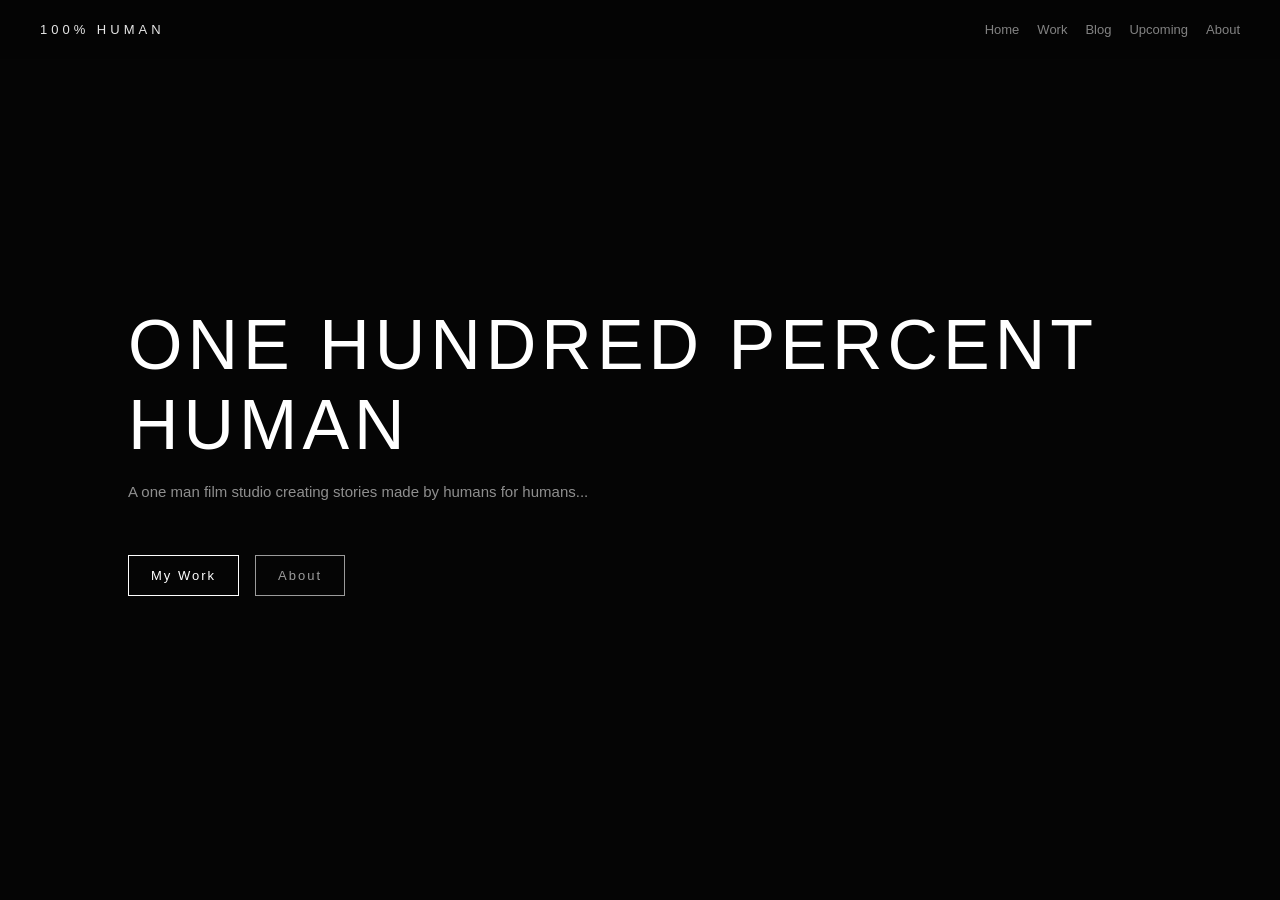
<file: index.html>
<!DOCTYPE html>
<html lang="en">
<head>
  <meta charset="UTF-8">
   <meta name="viewport" content="width=device-width, initial-scale=1.0">
  <title>One Hundred Percent Human Films</title>
  <link rel="stylesheet" href="style.css?v=2">
</head>

<body>

<nav class="navbar">
  <div class="logo">100% HUMAN</div>
  <div class="links">
    <a href="index.html">Home</a>
    <a href="work.html">Work</a>
    <a href="blog.html">Blog</a>
    <a href="upcoming.html">Upcoming</a>
    <a href="about.html">About</a>
  </div>
</nav>
  
<section class="hero">
  <h1>ONE HUNDRED PERCENT HUMAN</h1>
  <p> A one man film studio creating stories made by humans for humans...</p>
 <div class="cta">
  <a href="work.html" class="btn">My Work</a>
  <a href="about.html" class="btn secondary">About</a>
</div>
</section>

</body>
</html>
</file>
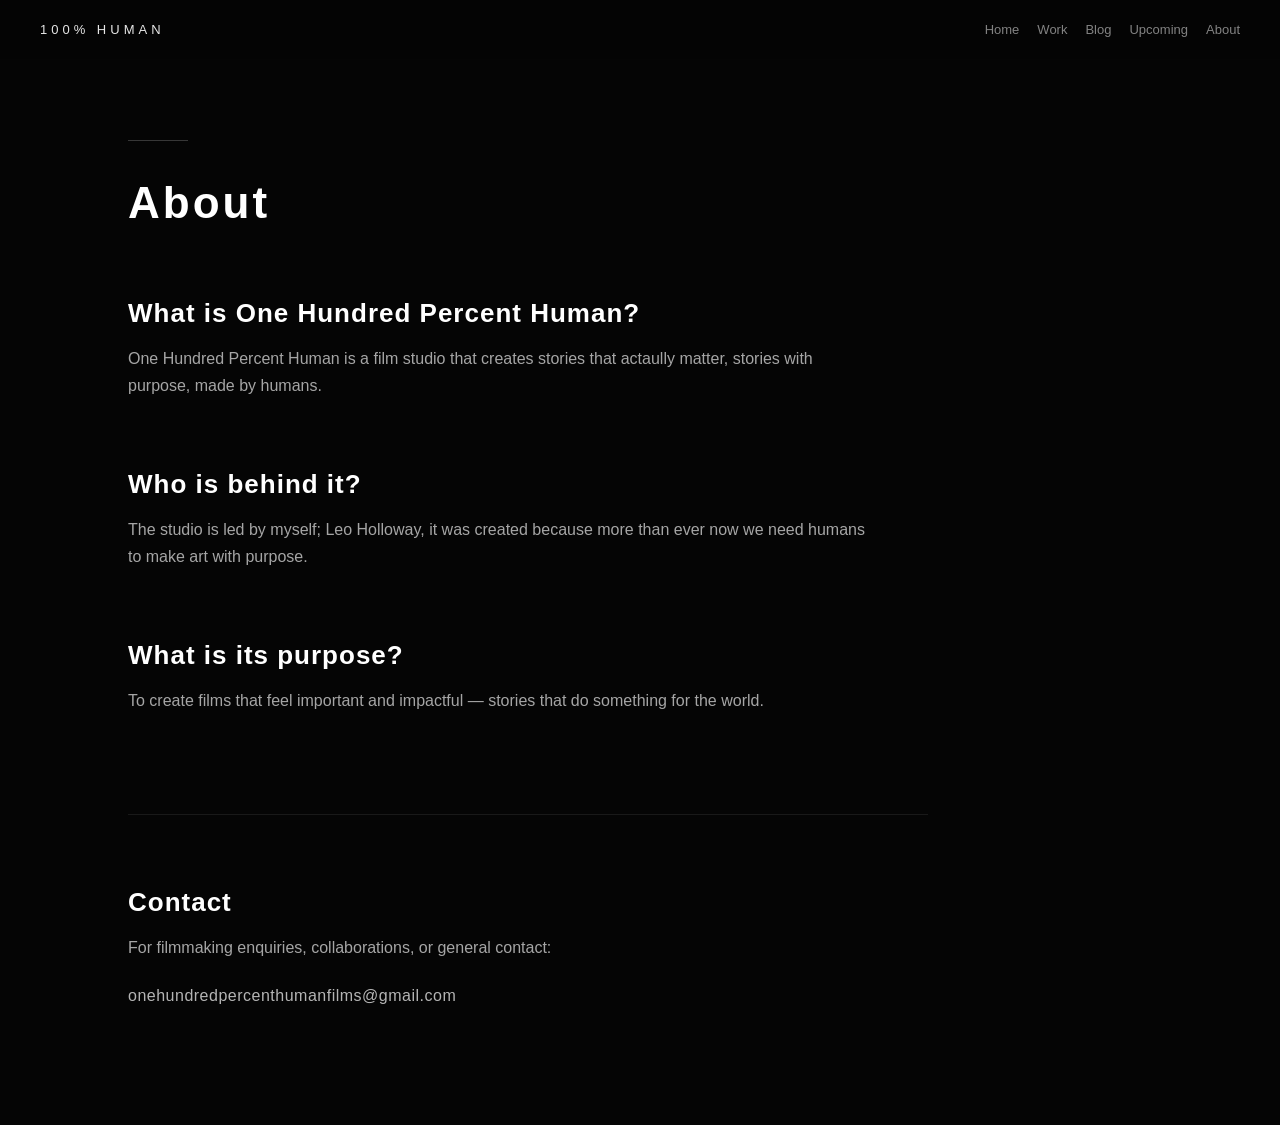
<file: about.html>
<!DOCTYPE html>
<html lang="en">
<head>
  <meta charset="UTF-8">
   <meta name="viewport" content="width=device-width, initial-scale=1.0">
  <title>About One hundred percent human and myself.</title>
  <link rel="stylesheet" href="style.css">
</head>

<body>

<nav class="navbar">
  <div class="logo">100% HUMAN</div>
  <div class="links">
    <a href="index.html">Home</a>
    <a href="work.html">Work</a>
    <a href="blog.html">Blog</a>
    <a href="upcoming.html">Upcoming</a>
    <a href="about.html">About</a>
  </div>
</nav>

<section class="page">

  <h1>About</h1>

  <div class="about-block">

    <h2>What is One Hundred Percent Human?</h2>

    <p>
      One Hundred Percent Human is a film studio that creates stories that actaully matter, stories with purpose, made by humans.  
    </p>

  </div>

  <div class="about-block">

    <h2>Who is behind it?</h2>

    <p>
      The studio is led by myself; Leo Holloway, it was created because more than ever now we need humans to make art with purpose.
    </p>

  </div>

  <div class="about-block">

    <h2>What is its purpose?</h2>

    <p>
      To create films that feel important and impactful — stories that
      do something for the world.
    </p>

  </div>

  <div class="about-block contact-block">

  <h2>Contact</h2>

  <p>
    For filmmaking enquiries, collaborations, or general contact:
  </p>

  <a class="contact-email" href="mail to:onehundredpercenthumanfilms@gmail.com">
   onehundredpercenthumanfilms@gmail.com
  </a>

</div>

</section>

</body>
</html>
</file>
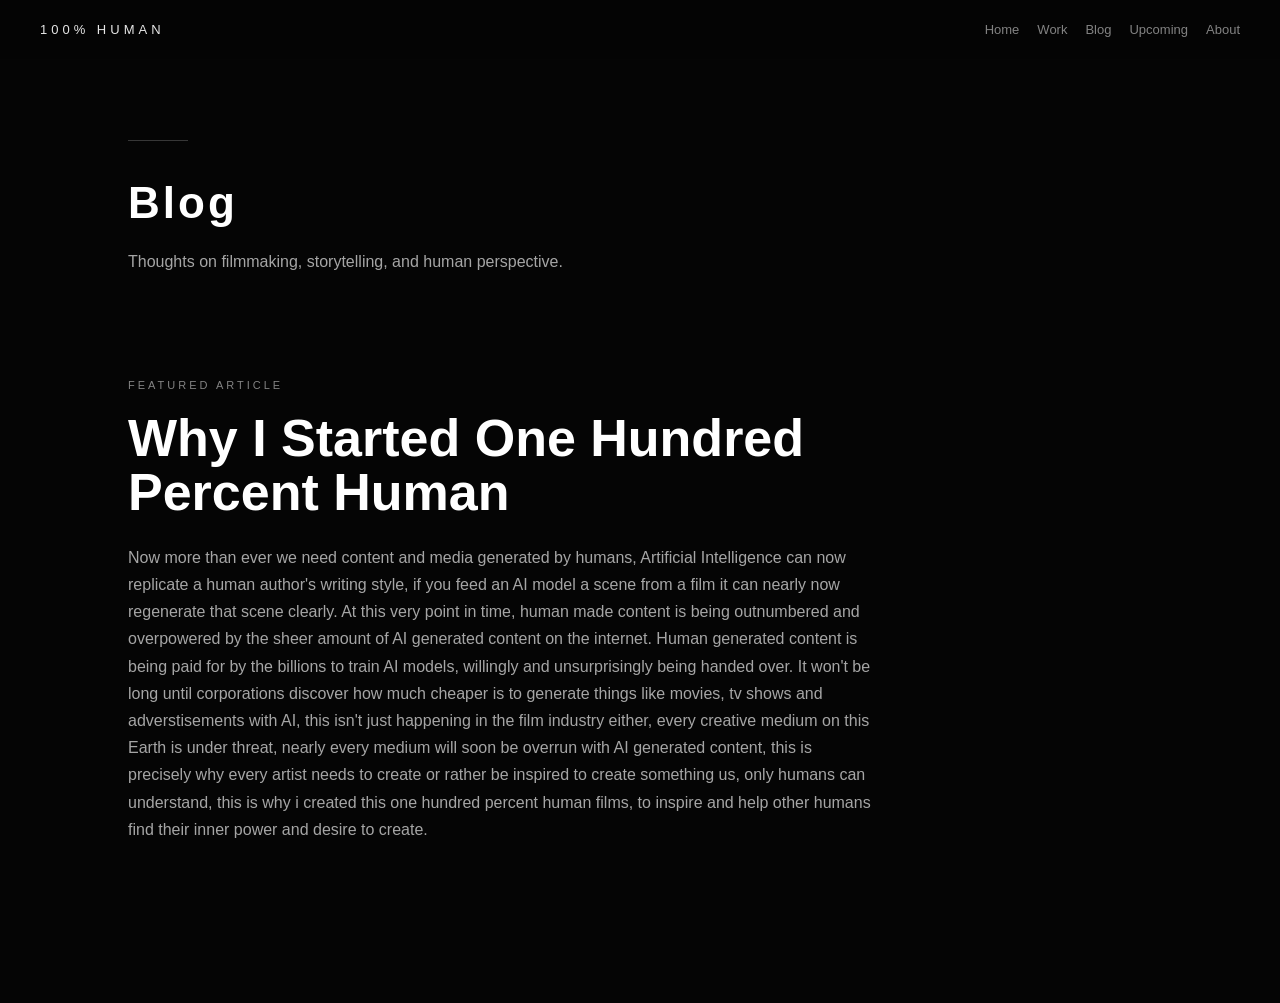
<file: blog.html>
<!DOCTYPE html>
<html lang="en">
<head>
  <meta charset="UTF-8">
   <meta name="viewport" content="width=device-width, initial-scale=1.0">
  <title>blog</title>
  <link rel="stylesheet" href="style.css">
</head>

<body>

<nav class="navbar">
  <div class="logo">100% HUMAN</div>
  <div class="links">
    <a href="index.html">Home</a>
    <a href="work.html">Work</a>
    <a href="blog.html">Blog</a>
    <a href="upcoming.html">Upcoming</a>
    <a href="about.html">About</a>
  </div>
</nav>

<section class="page">

  <h1>Blog</h1>

  <p>
    Thoughts on filmmaking, storytelling, and human perspective.
  </p>

 <article class="main-article" id="why-i-started">
    <span class="article-tag">
      FEATURED ARTICLE
    </span>

    <h2>
      Why I Started One Hundred Percent Human
    </h2>

    <p class="article-intro">
     Now more than ever we need content and media generated by humans, Artificial Intelligence can now replicate a human author's writing style, if you feed an AI model a scene from a film it can nearly 
    now regenerate that scene clearly. At this very point in time, human made content is being outnumbered and overpowered by the sheer amount of AI generated content on the internet.
    Human generated content is being paid for by the billions to train AI models, willingly and unsurprisingly being handed over. It won't be long until corporations discover how much cheaper is to generate things like
      movies, tv shows and adverstisements with AI, this isn't just happening in the film industry either, every creative medium on this Earth is under threat, nearly every medium will soon be overrun with AI generated content, this 
      is precisely why every artist needs to create or rather be inspired to create something us, only humans can understand, this is why i created this one hundred percent human films, to inspire and help other humans find their inner power 
      and desire to create. 
    </p>
  </article>

</section>

</body>
</html>
</file>
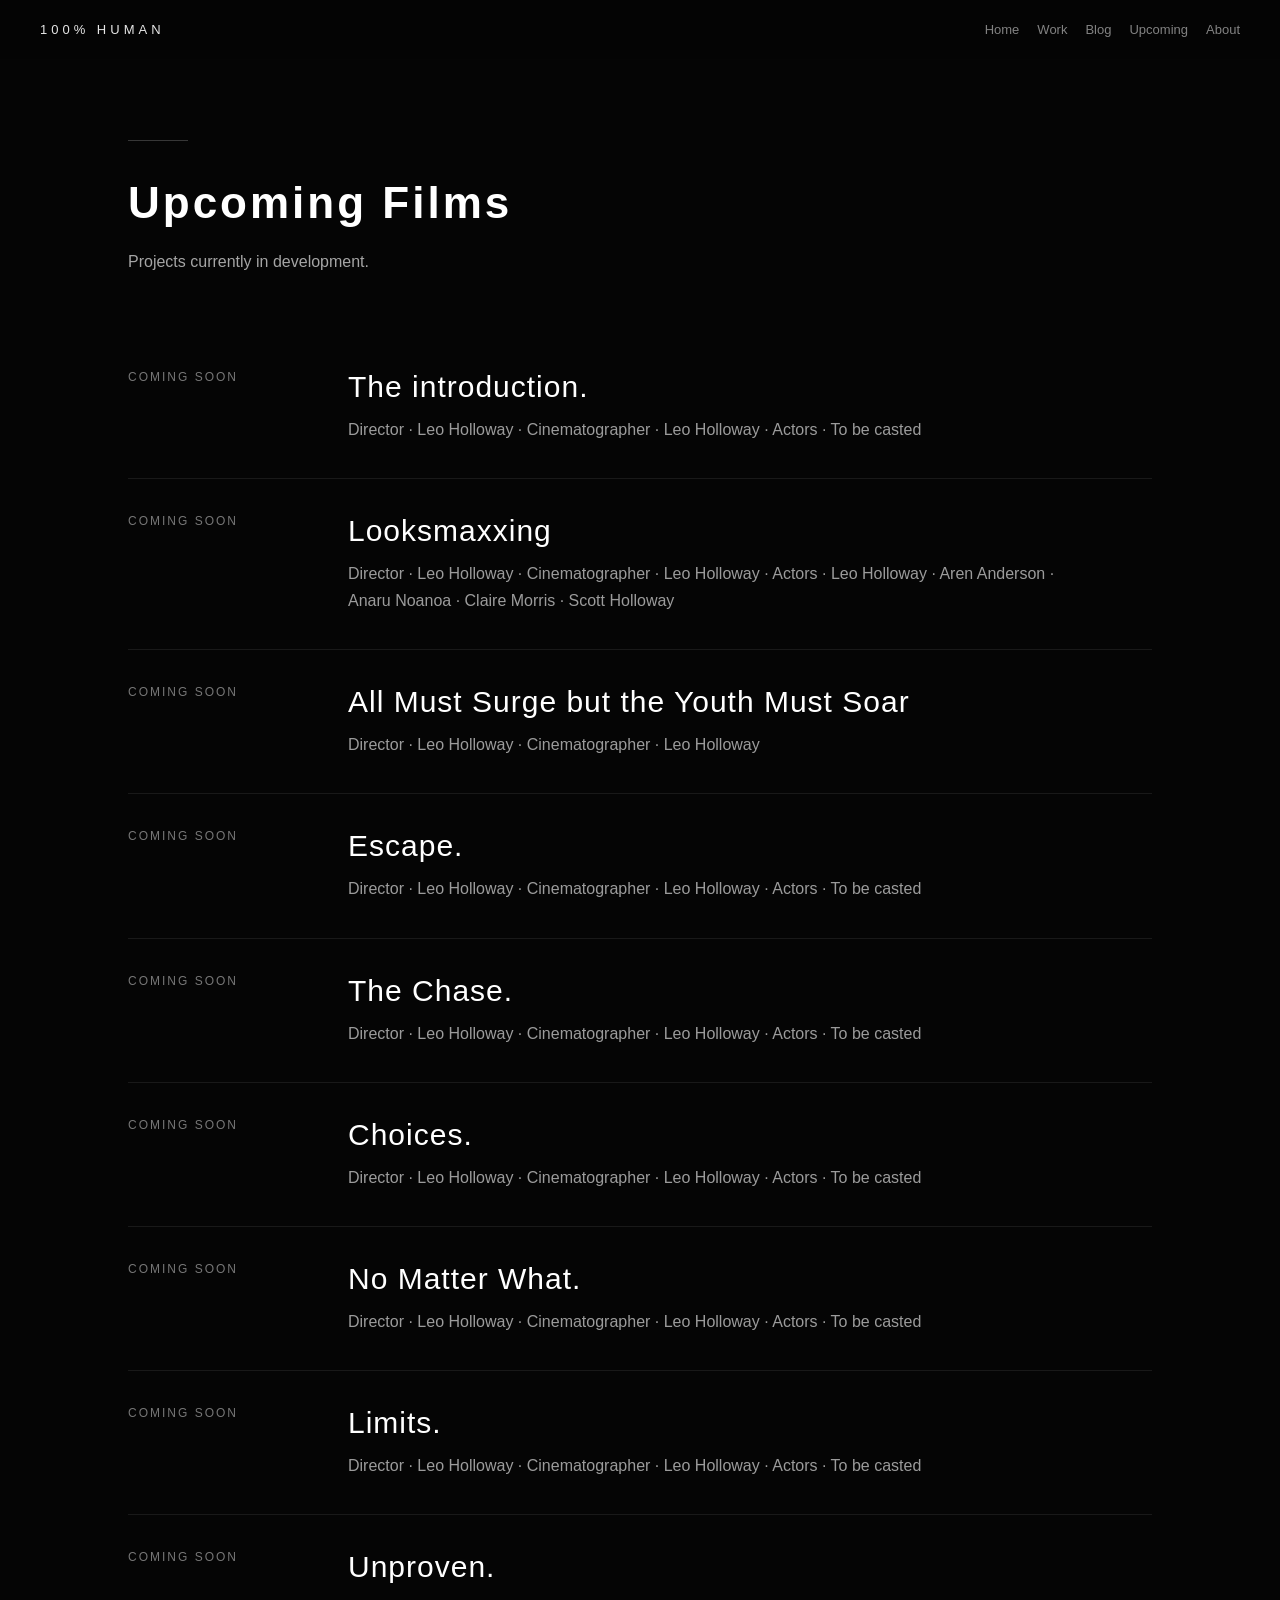
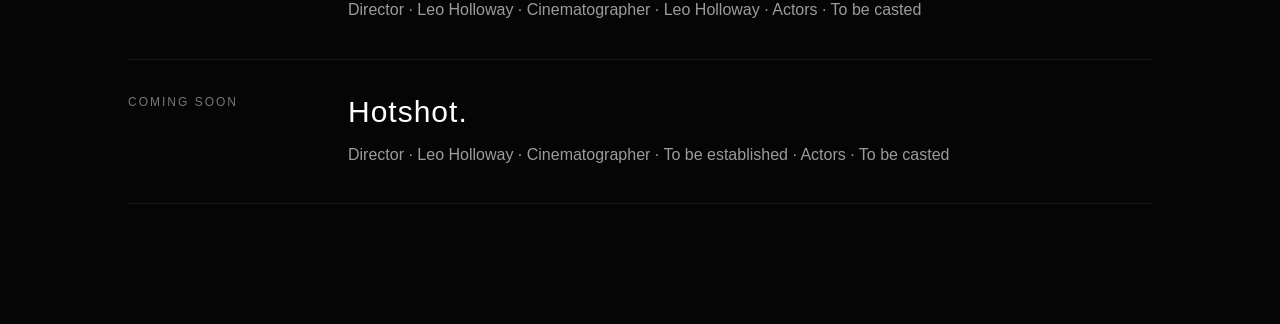
<file: upcoming.html>
<!DOCTYPE html>
<html lang="en">

<head>
    <meta charset="UTF-8">
    <meta name="viewport" content="width=device-width, initial-scale=1.0">
    <title>Upcoming | One Hundred Percent Human</title>
    <link rel="stylesheet" href="style.css?v=2">
</head>

<body>

    <nav class="navbar">
        <div class="logo">100% HUMAN</div>

        <div class="links">
            <a href="index.html">Home</a>
            <a href="work.html">Work</a>
            <a href="blog.html">Blog</a>
            <a href="upcoming.html">Upcoming</a>
            <a href="about.html">About</a>
        </div>
    </nav>

    <section class="page">

        <h1>Upcoming Films</h1>

        <p>Projects currently in development.</p>

        <div class="project-list">

            <div class="project">
            <div class="project-date">
                COMING SOON
            </div>

            <div class="project-info">
                <h2>The introduction.</h2>
                <p>Director · Leo Holloway · Cinematographer · Leo Holloway · Actors · To be casted</p>
            </div>
        </div>

        <div class="project">
            <div class="project-date">
                COMING SOON
            </div>

            <div class="project-info">
                <h2>Looksmaxxing</h2>
                <p>Director · Leo Holloway · Cinematographer · Leo Holloway · Actors · Leo Holloway · Aren Anderson · Anaru Noanoa · Claire Morris · Scott Holloway</p>
            </div>
        </div>

        <div class="project">
            <div class="project-date">
                COMING SOON
            </div>

            <div class="project-info">
                <h2>All Must Surge but the Youth Must Soar</h2>
                <p>Director · Leo Holloway · Cinematographer · Leo Holloway</p>
            </div>
        </div>

        <div class="project">
            <div class="project-date">
                COMING SOON
            </div>

            <div class="project-info">
                <h2>Escape.</h2>
                <p>Director · Leo Holloway · Cinematographer · Leo Holloway · Actors · To be casted </p>
            </div>
        </div>

        <div class="project">
            <div class="project-date">
                COMING SOON
            </div>

            <div class="project-info">
                <h2>The Chase.</h2>
                <p>Director · Leo Holloway · Cinematographer · Leo Holloway · Actors · To be casted</p>
            </div>
        </div>

        <div class="project">
            <div class="project-date">
                COMING SOON
            </div>

            <div class="project-info">
                <h2>Choices.</h2>
                <p>Director · Leo Holloway · Cinematographer · Leo Holloway · Actors · To be casted </p>
            </div>
        </div>

        <div class="project">
            <div class="project-date">
                COMING SOON
            </div>

            <div class="project-info">
                <h2>No Matter What.</h2>
                <p>Director · Leo Holloway · Cinematographer · Leo Holloway · Actors · To be casted</p>
            </div>
        </div>

        <div class="project">
            <div class="project-date">
                COMING SOON
            </div>

            <div class="project-info">
                <h2>Limits.</h2>
                <p>Director · Leo Holloway · Cinematographer · Leo Holloway · Actors · To be casted </p>
            </div>
        </div>

        <div class="project">
            <div class="project-date">
                COMING SOON
            </div>

            <div class="project-info">
                <h2>Unproven.</h2>
                <p>Director · Leo Holloway · Cinematographer · Leo Holloway · Actors · To be casted </p>
            </div>
        </div>

        <div class="project">
            <div class="project-date">
                COMING SOON
            </div>

            <div class="project-info">
                <h2>Hotshot.</h2>
                <p>Director · Leo Holloway · Cinematographer · To be established · Actors · To be casted </p>
            </div>
        </div>

        </div>

    </section>

</body>

</html>
</file>
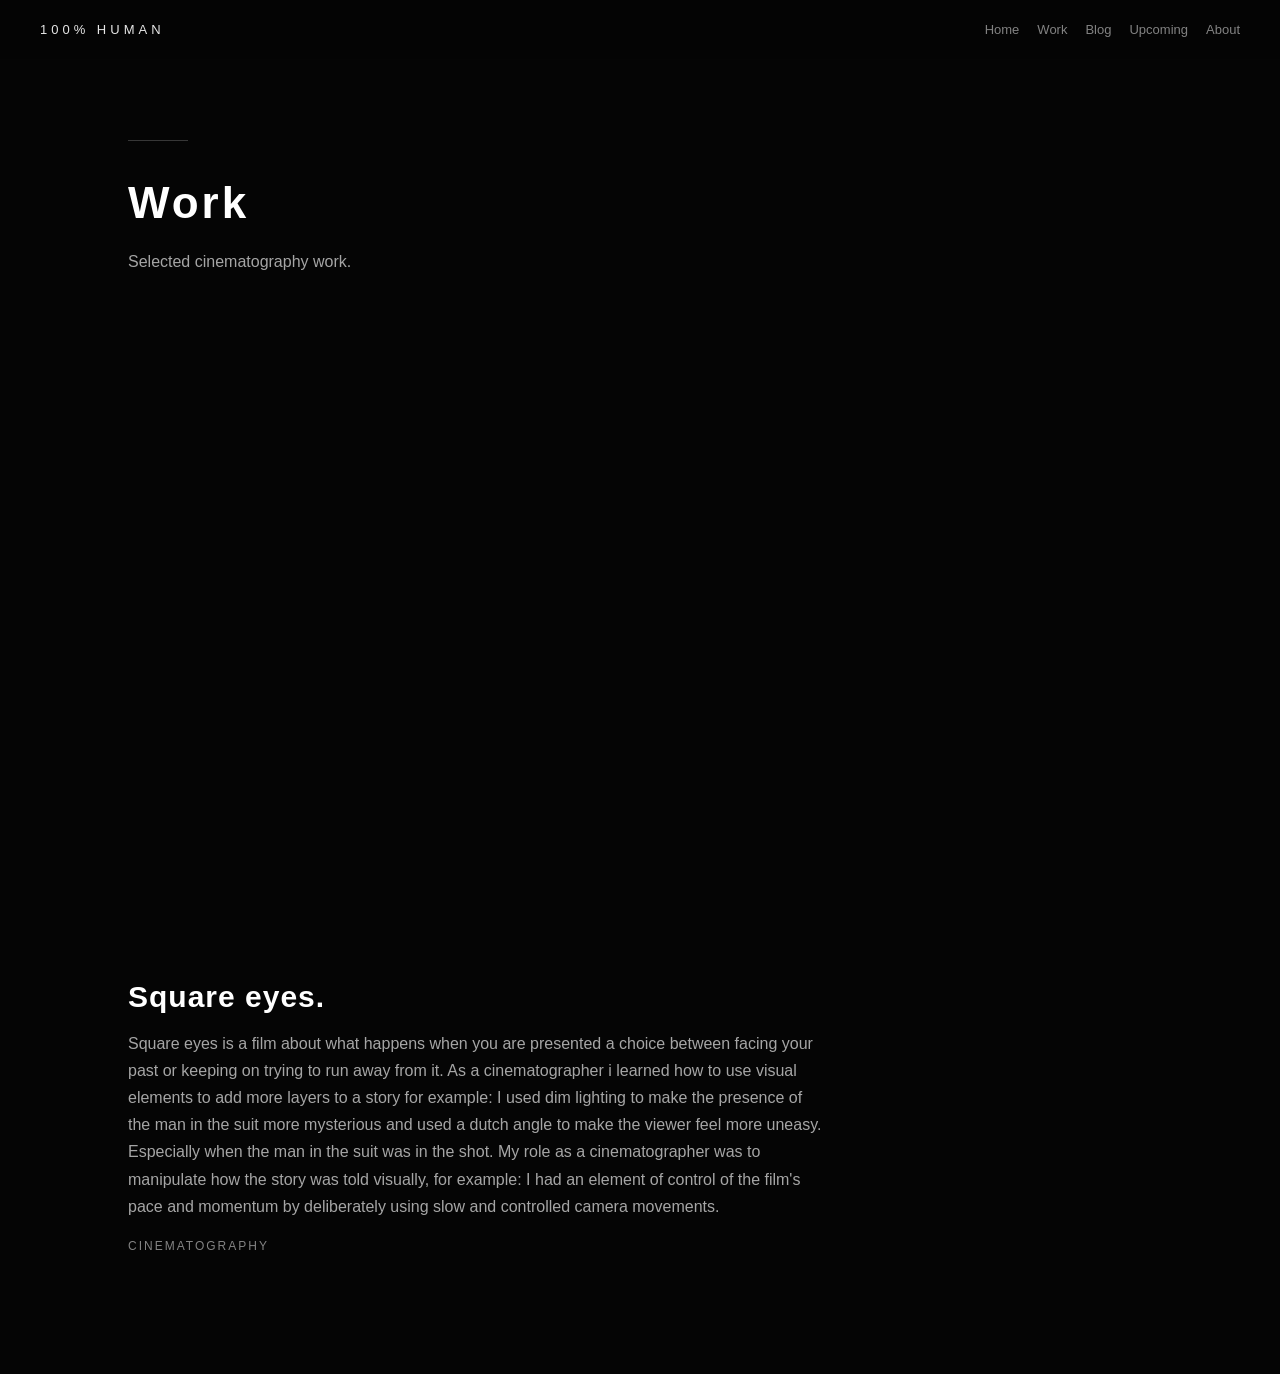
<file: work.html>
<!DOCTYPE html>
<html lang="en">
<head>
  <meta charset="UTF-8">
   <meta name="viewport" content="width=device-width, initial-scale=1.0">
  <title>My films</title>
  <link rel="stylesheet" href="style.css">
</head>

<body>

<nav class="navbar">
  <div class="logo">100% HUMAN</div>
  <div class="links">
    <a href="index.html">Home</a>
    <a href="work.html">Work</a>
    <a href="blog.html">Blog</a>
    <a href="upcoming.html">Upcoming</a>
    <a href="about.html">About</a>
  </div>
</nav>
<section class="page">

  <h1>Work</h1>

  <p>
    Selected cinematography work.
  </p>

  <div class="featured-work">

    <div class="featured-video">
      <iframe 
        src="https://www.youtube.com/embed/LoaiRRkxbYQ"
        title="Film"
        frameborder="0"
        allowfullscreen>
      </iframe>
    </div>

    <div class="featured-text">

      <h2>Square eyes.</h2>

      <p>
        Square eyes is a film about what happens when you are presented a choice between facing your past or keeping on trying to run away from it.
        As a cinematographer i learned how to use visual elements to add more layers to a story for example: I used dim lighting to make the presence of the man in the suit more mysterious and used a dutch angle
        to make the viewer feel more uneasy. Especially when the man in the suit was in the shot. My role as a cinematographer was to manipulate how the story was told visually, for example: I had an element of control of the film's pace and momentum by deliberately using slow and controlled camera movements.
    </p>

      <span>Cinematography</span>

    </div>

  </div>

</section>

</body>
</html>
</file>
<file: style.css>
body {
  margin: 0;
  font-family: Helvetica, Arial, sans-serif;
  background: #050505;
  color: #ffffff;
}

/* NAVBAR */
.navbar {
  position: fixed;
  top: 0;
  width: 100%;
  display: flex;
  align-items: center;
  justify-content: center;
  gap: 60px;
  padding: 22px 40px;
  background: rgba(5,5,5,0.7);
  backdrop-filter: blur(14px);
  z-index: 999;
  box-sizing: border-box;
}

.logo {
  font-size: 13px;
  letter-spacing: 4px;
  opacity: 0.9;
}

.links {
  display: flex;
  gap: 18px;
  align-items: center;
  margin-left: auto;
}

.links a {
  font-size: 13px;
  text-decoration: none;
  color: white;
  opacity: 0.5;
  transition: 0.25s ease;
}

.links a:hover {
  opacity: 1;
}

/* HERO / PAGE TITLE */
.hero {
  height: 100vh;
  display: flex;
  flex-direction: column;
  justify-content: center;
  padding-left: 10%;
  padding-right: 10%;
}

.hero h1 {
  font-size: 70px;
  letter-spacing: 5px;
  margin: 0;
  font-weight: 500;
}

.hero p {
  margin-top: 18px;
  opacity: 0.55;
  font-size: 15px;
  max-width: 500px;
}

/* PAGE VARIANTS */
.page {
  padding: 140px 10% 80px 10%;
}

.page h1 {
  font-size: 42px;
  letter-spacing: 3px;
}

.page p {
  opacity: 0.6;
  line-height: 1.6;
}

/* subtle fade in */
.hero, .page {
  animation: fadeIn 1.2s ease-out;
}

@keyframes fadeIn {
  from {
    opacity: 0;
    transform: translateY(14px);
  }
  to {
    opacity: 1;
    transform: translateY(0);
  }
}
/* section spacing for lists like work/blog */
.grid {
  display: grid;
  grid-template-columns: repeat(auto-fit, minmax(260px, 1fr));
  gap: 30px;
  margin-top: 40px;
}

.card {
  border: 1px solid rgba(255,255,255,0.08);
  padding: 24px;
  transition: 0.3s ease;
  background: rgba(255,255,255,0.02);
}

.card:hover {
  border-color: rgba(255,255,255,0.25);
  transform: translateY(-4px);
  background: rgba(255,255,255,0.04);
}

.cta {
  margin-top: 40px;
  display: flex;
  gap: 16px;
  padding-left: 0;
}

.btn {
  padding: 12px 22px;
  border: 1px solid white;
  text-decoration: none;
  color: white;
  font-size: 13px;
  letter-spacing: 2px;
  transition: 0.3s ease;
}

.btn:hover {
  background: white;
  color: black;
}

.btn.secondary {
  opacity: 0.6;
}

.btn.secondary:hover {
  opacity: 1;
  background: transparent;
}

.page {
  padding: 140px 10% 120px 10%;
  max-width: 1100px;
  margin: 0 auto;
}

.page h1 {
  font-size: 44px;
  letter-spacing: 3px;
  margin-bottom: 20px;
}

.page p {
  opacity: 0.64;
  font-size: 16px;
  line-height: 1.7;
  max-width: 750px;
}

.page::before {
  content: "";
  display: block;
  height: 1px;
  width: 60px;
  background: rgba(255,255,255,0.2);
  margin-bottom: 20px;
}

section {
  animation: fadeIn 1.2s ease-out;
}

.film-grid {
  display: grid;
  grid-template-columns: repeat(auto-fit, minmax(420px, 1fr));
  gap: 50px;
  margin-top: 60px;
}

.film-card img {
  width: 100%;
  height: 520px;
  object-fit: cover;
  display: block;
}

.film-info {
  margin-top: 20px;
}

.film-info h2 {
  font-size: 22px;
  margin-bottom: 12px;
  letter-spacing: 1px;
}

.film-info p {
  margin-bottom: 20px;
}

.film-info a {
  color: white;
  text-decoration: none;
  border-bottom: 1px solid rgba(255,255,255,0.4);
  padding-bottom: 4px;
  transition: 0.3s ease;
}

.film-info a:hover {
  border-color: white;
}

.blog-layout {
  margin-top: 60px;
  display: flex;
  flex-direction: column;
  gap: 30px;
}

.featured-post {
  border-bottom: 1px solid rgba(255,255,255,0.15);
  padding-bottom: 40px;
}

.featured-post h2 {
  font-size: 42px;
  max-width: 800px;
  line-height: 1.1;
}

.blog-post {
  padding: 20px 0;
  border-bottom: 1px solid rgba(255,255,255,0.08);
}

.blog-post h3 {
  font-size: 24px;
  margin-bottom: 10px;
}
.about-block {
  margin-top: 70px;
  max-width: 800px;
}

.about-block h2 {
  font-size: 26px;
  margin-bottom: 14px;
  letter-spacing: 1px;
}
.featured-work {
  margin-top: 70px;
  display: flex;
  flex-direction: column;
  gap: 30px;
}

.featured-video iframe {
  width: 100%;
  aspect-ratio: 16 / 9;
  border: none;
}

.featured-text {
  max-width: 700px;
}

.featured-text h2 {
  font-size: 30px;
  margin-bottom: 16px;
  letter-spacing: 1px;
}

.featured-text span {
  opacity: 0.5;
  letter-spacing: 2px;
  font-size: 12px;
  text-transform: uppercase;
}

.main-article {
  margin-top: 30px;
  max-width: 900px;
}

.article-tag {
  font-size: 11px;
  letter-spacing: 3px;
  opacity: 0.5;
}

.main-article h2 {
  font-size: 52px;
  line-height: 1.05;
  margin-top: 18px;
  margin-bottom: 24px;
  max-width: 850px;
}

.article-intro {
  font-size: 18px;
  line-height: 1.7;
  opacity: 0.71;
  max-width: 700px;
  margin-bottom: 40px;
}

.main-article a {
  text-decoration: none;
  color: white;
  border-bottom: 1px solid rgba(255,255,255,0.3);
  padding-bottom: 5px;
  transition: 0.3s ease;
}

.main-article a:hover {
  border-color: white;
}

.main-article {
  margin-top: 40px;
  padding-top: 60px;
}

.main-article {
  scroll-margin-top: 10px;
}

.project-list {
    margin-top: 60px;
}

.project {
    display: grid;
    grid-template-columns: 180px 1fr;
    gap: 40px;
    padding: 35px 0;
    border-bottom: 1px solid rgba(255,255,255,0.08);
    transition: 0.3s ease;
}

.project:hover {
    border-bottom-color: rgba(255,255,255,0.25);
}

.project-date {
    font-size: 12px;
    letter-spacing: 2px;
    text-transform: uppercase;
    opacity: 0.45;
}

.project-info h2 {
    margin: 0 0 12px;
    font-size: 30px;
    font-weight: 500;
    letter-spacing: 1px;
}

.project-info p {
    margin: 0;
    opacity: 0.6;
}

.contact-block {
  margin-top: 100px;
  padding-top: 50px;
  border-top: 1px solid rgba(255,255,255,0.08);
}

.contact-email {
  display: inline-block;
  margin-top: 10px;
  color: white;
  text-decoration: none;
  font-size: 16px;
  letter-spacing: 0.5px;
  opacity: 0.7;
  transition: 0.3s ease;
}

.contact-email:hover {
  opacity: 1;
}

/* =========================
   MOBILE RESPONSIVE DESIGN
   ========================= */

@media (max-width: 700px) {

  /* NAVBAR */
  .navbar {
    padding: 18px 20px;
    flex-direction: column;
    align-items: flex-start;
    gap: 14px;
  }

  .logo {
    font-size: 11px;
    letter-spacing: 3px;
  }

  .links {
    width: 100%;
    display: flex;
    flex-wrap: wrap;
    gap: 14px 20px;
  }

  .links a {
    margin-left: 0;
    font-size: 12px;
  }


  /* GENERAL PAGE */
  .page {
    padding: 130px 24px 80px 24px;
    max-width: none;
  }

  .page h1 {
    font-size: 36px;
    letter-spacing: 2px;
    line-height: 1.1;
  }

  .page p {
    font-size: 15px;
    line-height: 1.7;
  }


  /* HOMEPAGE HERO */
  .hero {
    min-height: 100vh;
    height: auto;
    padding: 140px 24px 80px 24px;
    box-sizing: border-box;
  }

  .hero h1 {
    font-size: 44px;
    letter-spacing: 3px;
    line-height: 1.05;
  }

  .hero p {
    font-size: 15px;
    line-height: 1.6;
    max-width: 100%;
  }


  /* HOMEPAGE BUTTONS */
  .cta {
    padding-left: 0;
    margin-top: 32px;
    gap: 12px;
    flex-wrap: wrap;
  }

  .btn {
    padding: 11px 18px;
    font-size: 12px;
  }


  /* WORK PAGE */
  .featured-work {
    margin-top: 45px;
  }

  .featured-video iframe {
    width: 100%;
    aspect-ratio: 16 / 9;
  }

  .featured-text h2 {
    font-size: 26px;
  }


  /* BLOG */
  .main-article {
    margin-top: 35px;
    max-width: 100%;
  }

  .main-article h2 {
    font-size: 36px;
    line-height: 1.1;
  }

  .article-intro {
    font-size: 16px;
  }


  /* UPCOMING */
  .project-list {
    margin-top: 40px;
  }

  .project {
    display: flex;
    flex-direction: column;
    gap: 12px;
    padding: 30px 0;
  }

  .project:hover {
    transform: none;
  }

  .project-date {
    font-size: 10px;
  }

  .project-info h2 {
    font-size: 25px;
    line-height: 1.2;
  }

  .project-info p {
    font-size: 14px;
  }


  /* ABOUT */
  .about-block {
    margin-top: 55px;
    max-width: 100%;
  }

  .about-block h2 {
    font-size: 23px;
    line-height: 1.2;
  }

  .about-block p {
    font-size: 15px;
  }

  .contact-block {
    margin-top: 70px;
    padding-top: 35px;
  }

  .contact-email {
    font-size: 15px;
    word-break: break-word;
  }
}
</file>
